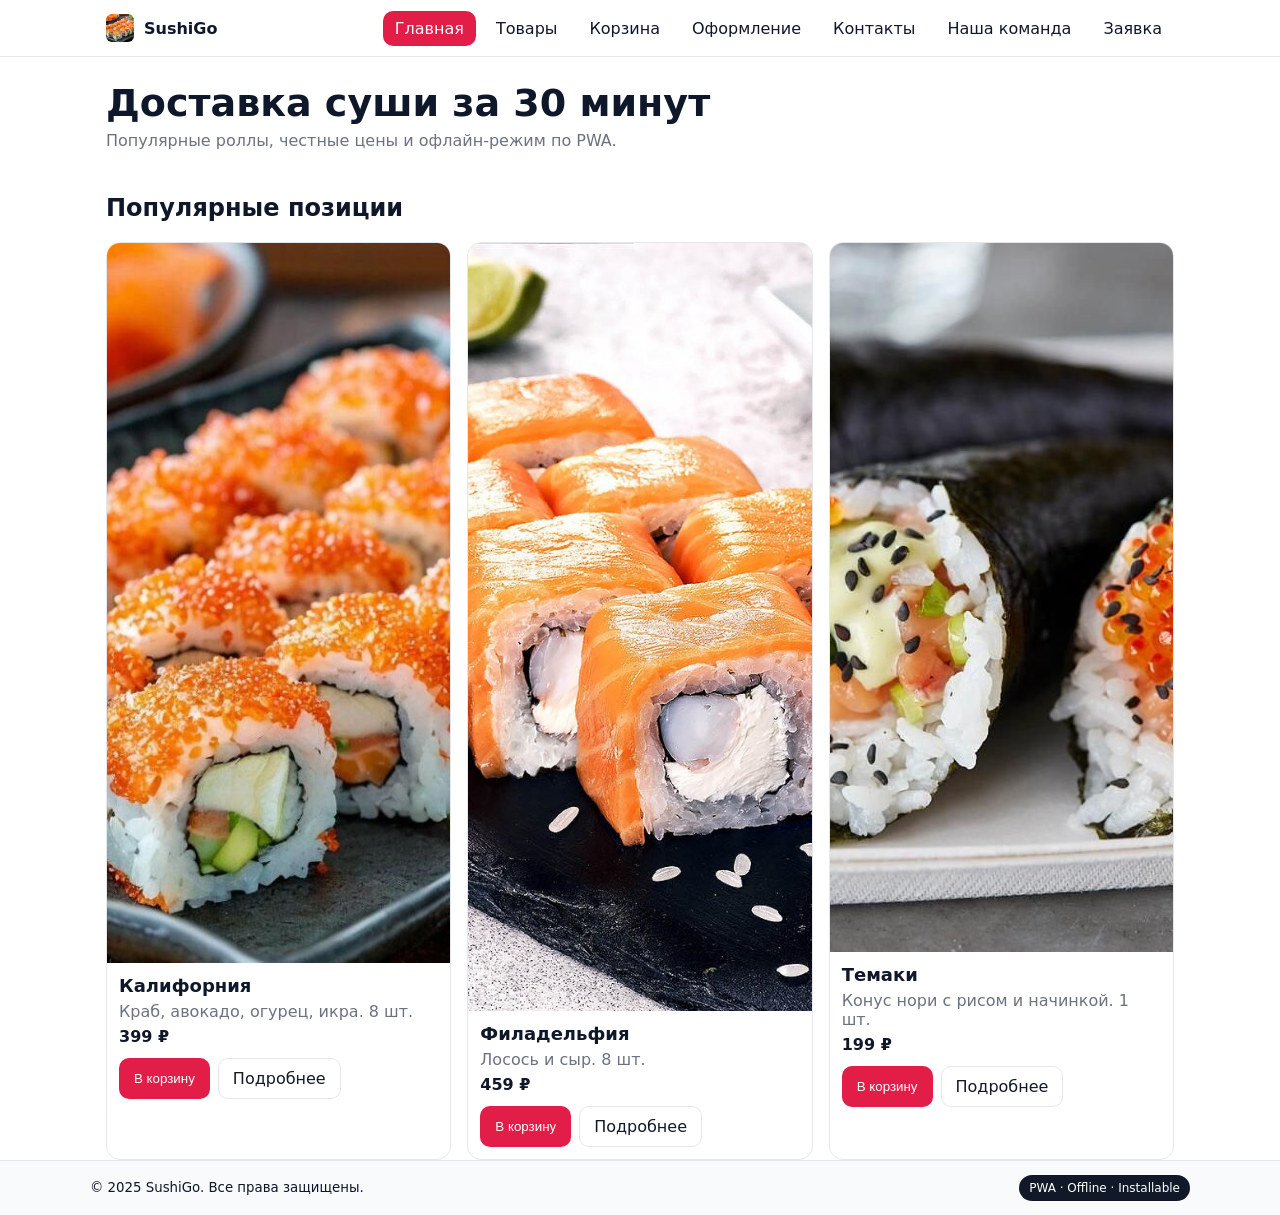
<file: index.html>
<!doctype html>
<html lang="ru">
<head>
  <meta charset="utf-8">
  <meta name="viewport" content="width=device-width, initial-scale=1">
  <title>Главная — SushiGo</title>
  <meta name="description" content="SushiGo — доставка суши и роллов. Адаптивный PWA-сайт.">
  <link rel="manifest" href="manifest.webmanifest">
  <meta name="theme-color" content="#e11d48">
  <link rel="icon" type="image/png" sizes="192x192" href="assets/img/icon-192.png">
  <link rel="stylesheet" href="assets/css/style.css">
</head>
<body>
<header class="header" role="banner">
  <div class="container header__row">
    <a class="brand" href="index.html"><img class="brand__logo" src="assets/img/icon-192.png" alt="Логотип SushiGo"><span>SushiGo</span></a>
    <div class="burger"><button id="burgerBtn" aria-controls="navList" aria-expanded="false">☰ Меню</button></div>
    <nav class="nav" role="navigation"><ul id="navList" class="nav__list"><li><a class="nav__link nav__link--active" href="index.html">Главная</a></li>
<li><a class="nav__link" href="products.html">Товары</a></li>
<li><a class="nav__link" href="cart.html">Корзина <span id='cartCounter'></span></a></li>
<li><a class="nav__link" href="checkout.html">Оформление</a></li>
<li><a class="nav__link" href="contacts.html">Контакты</a></li>
<li><a class="nav__link" href="team.html">Наша команда</a></li>
<li><a class="nav__link" href="request.html">Заявка</a></li></ul></nav>
  </div>
</header>
<main role="main"><div class="container">
<section class="hero">
  <h1 class="hero__title">Доставка суши за 30 минут</h1>
  <p class="hero__text">Популярные роллы, честные цены и офлайн‑режим по PWA.</p>
</section>
<section class="mt-3">
  <h2>Популярные позиции</h2>
  <div class="grid grid--3 mt-2">
    <article class="card">
      <img class="card__img" src="assets/img/california.jpg" width="1280" height="720" alt="Роллы Калифорния" loading="lazy">
      <div class="card__body"><h3 class="card__title">Калифорния</h3><p class="card__text">Краб, авокадо, огурец, икра. 8 шт.</p><div class="card__price">399 ₽</div>
        <div class="card__actions">
          <button class="btn btn--brand" data-add data-id="california" data-name="Калифорния" data-price="399" data-img="assets/img/california.jpg">В корзину</button>
          <a class="btn btn--ghost" href="product-california.html">Подробнее</a>
        </div>
      </div>
    </article>
    <article class="card">
      <img class="card__img" src="assets/img/philadelphia.jpg" width="1152" height="768" alt="Роллы Филадельфия" loading="lazy">
      <div class="card__body"><h3 class="card__title">Филадельфия</h3><p class="card__text">Лосось и сыр. 8 шт.</p><div class="card__price">459 ₽</div>
        <div class="card__actions">
          <button class="btn btn--brand" data-add data-id="philadelphia" data-name="Филадельфия" data-price="459" data-img="assets/img/philadelphia.jpg">В корзину</button>
          <a class="btn btn--ghost" href="product-philadelphia.html">Подробнее</a>
        </div>
      </div>
    </article>
    <article class="card">
      <img class="card__img" src="assets/img/temaki.jpg" width="1260" height="709" alt="Темаки" loading="lazy">
      <div class="card__body"><h3 class="card__title">Темаки</h3><p class="card__text">Конус нори с рисом и начинкой. 1 шт.</p><div class="card__price">199 ₽</div>
        <div class="card__actions">
          <button class="btn btn--brand" data-add data-id="temaki" data-name="Темаки" data-price="199" data-img="assets/img/temaki.jpg">В корзину</button>
          <a class="btn btn--ghost" href="product-temaki.html">Подробнее</a>
        </div>
      </div>
    </article>
  </div>
</section>
</div></main>
<footer role="contentinfo"><div class="container" style="display:flex;align-items:center;justify-content:space-between;padding:14px 0;">
  <small>© 2025 SushiGo. Все права защищены.</small><span class="badge">PWA · Offline · Installable</span></div></footer>
<button id="btnInstall" class="btn btn--brand install">Установить приложение</button>
<script src="assets/js/app.js"></script>
<script src="assets/js/cart.js"></script>
</body>
</html>
</file>
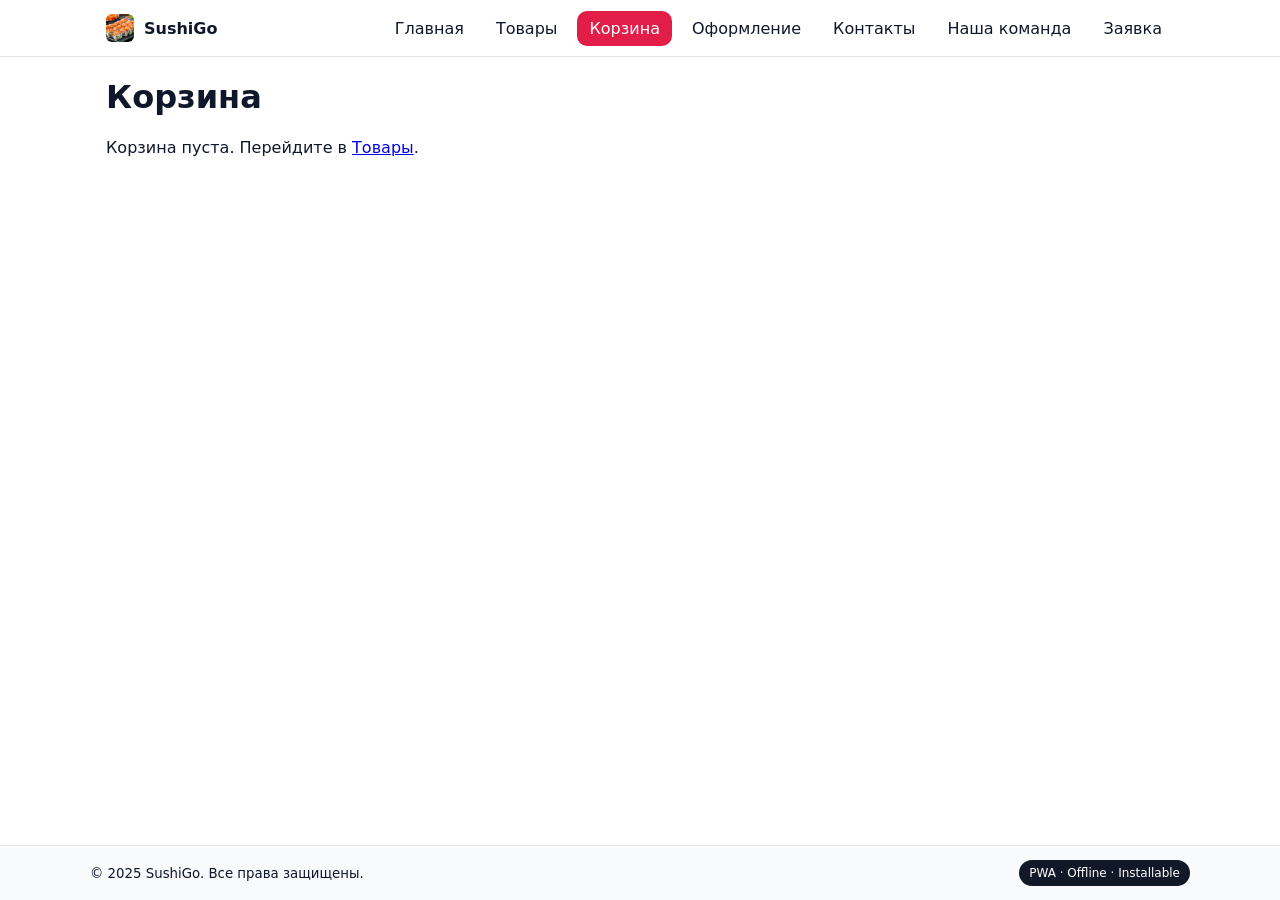
<file: cart.html>
<!doctype html>
<html lang="ru">
<head>
  <meta charset="utf-8">
  <meta name="viewport" content="width=device-width, initial-scale=1">
  <title>Корзина — SushiGo</title>
  <meta name="description" content="SushiGo — доставка суши и роллов. Адаптивный PWA-сайт.">
  <link rel="manifest" href="manifest.webmanifest">
  <meta name="theme-color" content="#e11d48">
  <link rel="icon" type="image/png" sizes="192x192" href="assets/img/icon-192.png">
  <link rel="stylesheet" href="assets/css/style.css">
</head>
<body>
<header class="header" role="banner">
  <div class="container header__row">
    <a class="brand" href="index.html"><img class="brand__logo" src="assets/img/icon-192.png" alt="Логотип SushiGo"><span>SushiGo</span></a>
    <div class="burger"><button id="burgerBtn" aria-controls="navList" aria-expanded="false">☰ Меню</button></div>
    <nav class="nav" role="navigation"><ul id="navList" class="nav__list"><li><a class="nav__link" href="index.html">Главная</a></li>
<li><a class="nav__link" href="products.html">Товары</a></li>
<li><a class="nav__link nav__link--active" href="cart.html">Корзина <span id='cartCounter'></span></a></li>
<li><a class="nav__link" href="checkout.html">Оформление</a></li>
<li><a class="nav__link" href="contacts.html">Контакты</a></li>
<li><a class="nav__link" href="team.html">Наша команда</a></li>
<li><a class="nav__link" href="request.html">Заявка</a></li></ul></nav>
  </div>
</header>
<main role="main"><div class="container">
<h1>Корзина</h1>
<div id="cartView" class="mt-3" aria-live="polite"></div>
<script>document.addEventListener('DOMContentLoaded',()=>renderCart('cartView',true));</script>
</div></main>
<footer role="contentinfo"><div class="container" style="display:flex;align-items:center;justify-content:space-between;padding:14px 0;">
  <small>© 2025 SushiGo. Все права защищены.</small><span class="badge">PWA · Offline · Installable</span></div></footer>
<button id="btnInstall" class="btn btn--brand install">Установить приложение</button>
<script src="assets/js/app.js"></script>
<script src="assets/js/cart.js"></script>
</body>
</html>
</file>
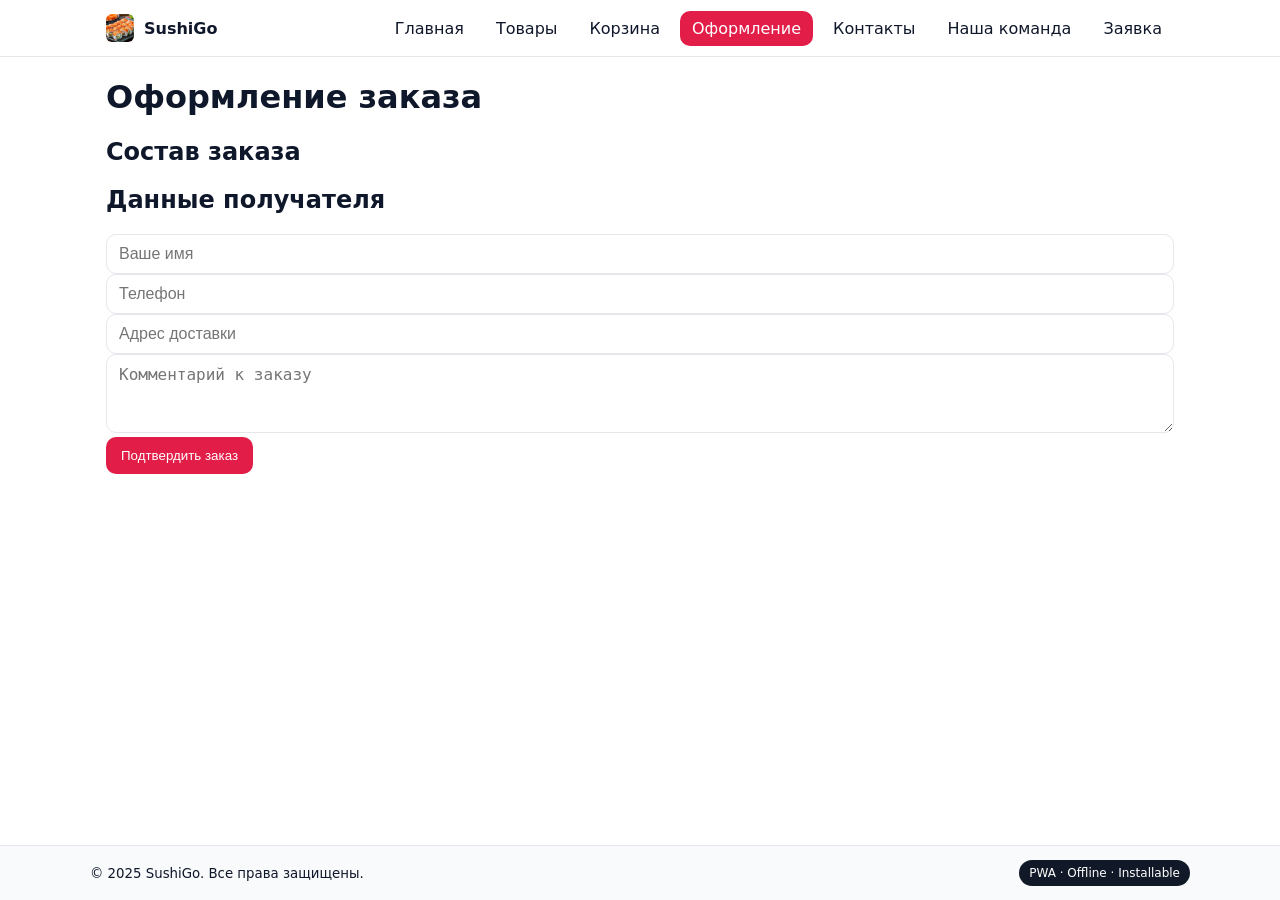
<file: checkout.html>
<!doctype html>
<html lang="ru">
<head>
  <meta charset="utf-8">
  <meta name="viewport" content="width=device-width, initial-scale=1">
  <title>Оформление — SushiGo</title>
  <meta name="description" content="SushiGo — доставка суши и роллов. Адаптивный PWA-сайт.">
  <link rel="manifest" href="manifest.webmanifest">
  <meta name="theme-color" content="#e11d48">
  <link rel="icon" type="image/png" sizes="192x192" href="assets/img/icon-192.png">
  <link rel="stylesheet" href="assets/css/style.css">
</head>
<body>
<header class="header" role="banner">
  <div class="container header__row">
    <a class="brand" href="index.html"><img class="brand__logo" src="assets/img/icon-192.png" alt="Логотип SushiGo"><span>SushiGo</span></a>
    <div class="burger"><button id="burgerBtn" aria-controls="navList" aria-expanded="false">☰ Меню</button></div>
    <nav class="nav" role="navigation"><ul id="navList" class="nav__list"><li><a class="nav__link" href="index.html">Главная</a></li>
<li><a class="nav__link" href="products.html">Товары</a></li>
<li><a class="nav__link" href="cart.html">Корзина <span id='cartCounter'></span></a></li>
<li><a class="nav__link nav__link--active" href="checkout.html">Оформление</a></li>
<li><a class="nav__link" href="contacts.html">Контакты</a></li>
<li><a class="nav__link" href="team.html">Наша команда</a></li>
<li><a class="nav__link" href="request.html">Заявка</a></li></ul></nav>
  </div>
</header>
<main role="main"><div class="container">
<h1>Оформление заказа</h1>
<section class="mt-3">
  <h2>Состав заказа</h2>
  <div id="checkoutSummary"></div>
</section>
<section class="mt-3">
  <h2>Данные получателя</h2>
  <form class="form" onsubmit="event.preventDefault(); alert('Спасибо! Заказ оформлен.'); clearCart(); window.location.href='index.html';">
    <input class="input" placeholder="Ваше имя" required>
    <input class="input" placeholder="Телефон" pattern="[0-9+ ()-]{6,}" required>
    <input class="input" placeholder="Адрес доставки" required>
    <textarea class="input" rows="3" placeholder="Комментарий к заказу"></textarea>
    <button class="btn btn--brand">Подтвердить заказ</button>
  </form>
</section>
<script>document.addEventListener('DOMContentLoaded',renderCheckout);</script>
</div></main>
<footer role="contentinfo"><div class="container" style="display:flex;align-items:center;justify-content:space-between;padding:14px 0;">
  <small>© 2025 SushiGo. Все права защищены.</small><span class="badge">PWA · Offline · Installable</span></div></footer>
<button id="btnInstall" class="btn btn--brand install">Установить приложение</button>
<script src="assets/js/app.js"></script>
<script src="assets/js/cart.js"></script>
</body>
</html>
</file>
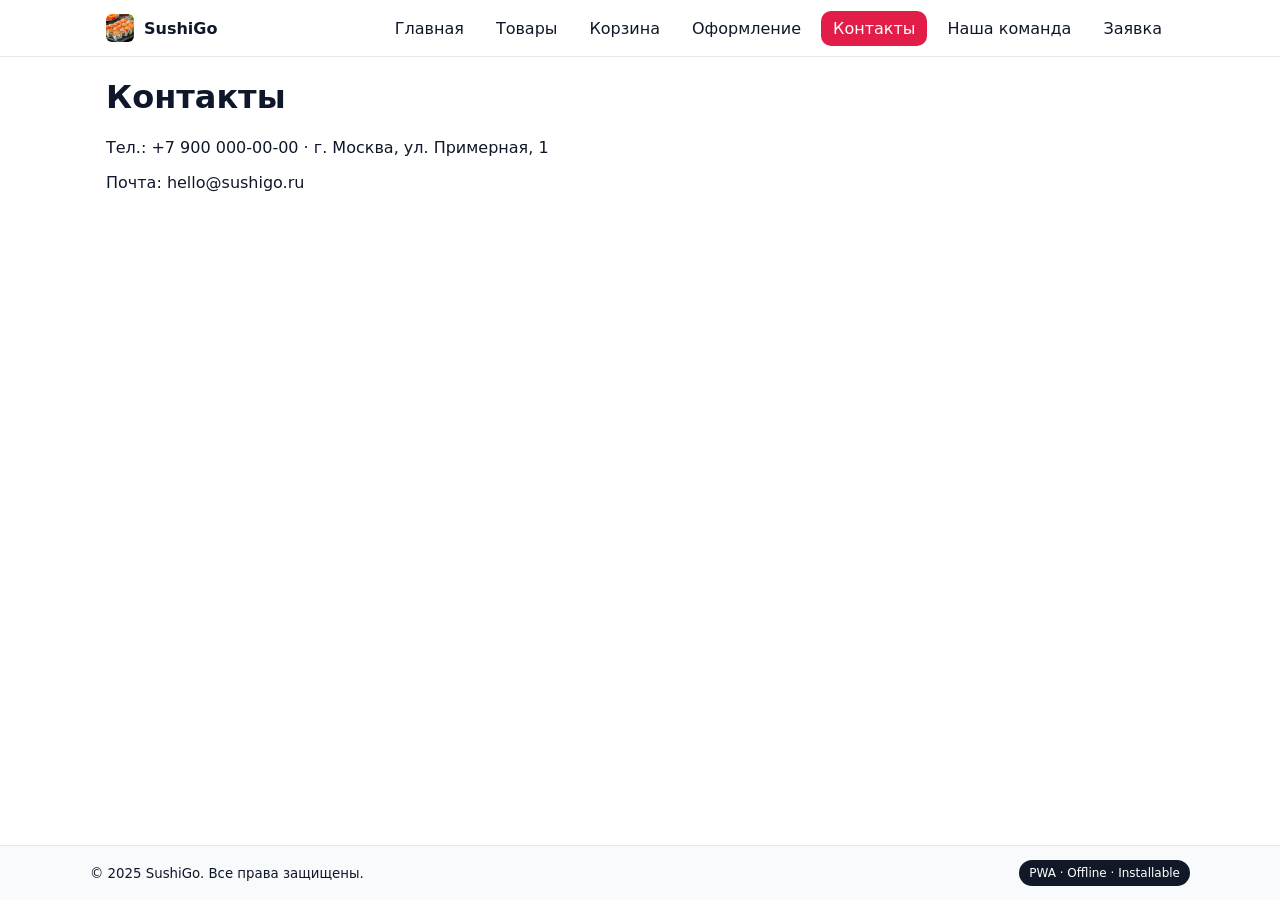
<file: contacts.html>
<!doctype html>
<html lang="ru">
<head>
  <meta charset="utf-8">
  <meta name="viewport" content="width=device-width, initial-scale=1">
  <title>Контакты — SushiGo</title>
  <meta name="description" content="SushiGo — доставка суши и роллов. Адаптивный PWA-сайт.">
  <link rel="manifest" href="manifest.webmanifest">
  <meta name="theme-color" content="#e11d48">
  <link rel="icon" type="image/png" sizes="192x192" href="assets/img/icon-192.png">
  <link rel="stylesheet" href="assets/css/style.css">
</head>
<body>
<header class="header" role="banner">
  <div class="container header__row">
    <a class="brand" href="index.html"><img class="brand__logo" src="assets/img/icon-192.png" alt="Логотип SushiGo"><span>SushiGo</span></a>
    <div class="burger"><button id="burgerBtn" aria-controls="navList" aria-expanded="false">☰ Меню</button></div>
    <nav class="nav" role="navigation"><ul id="navList" class="nav__list"><li><a class="nav__link" href="index.html">Главная</a></li>
<li><a class="nav__link" href="products.html">Товары</a></li>
<li><a class="nav__link" href="cart.html">Корзина <span id='cartCounter'></span></a></li>
<li><a class="nav__link" href="checkout.html">Оформление</a></li>
<li><a class="nav__link nav__link--active" href="contacts.html">Контакты</a></li>
<li><a class="nav__link" href="team.html">Наша команда</a></li>
<li><a class="nav__link" href="request.html">Заявка</a></li></ul></nav>
  </div>
</header>
<main role="main"><div class="container"><h1>Контакты</h1><p>Тел.: +7 900 000‑00‑00 · г. Москва, ул. Примерная, 1</p><p>Почта: hello@sushigo.ru</p></div></main>
<footer role="contentinfo"><div class="container" style="display:flex;align-items:center;justify-content:space-between;padding:14px 0;">
  <small>© 2025 SushiGo. Все права защищены.</small><span class="badge">PWA · Offline · Installable</span></div></footer>
<button id="btnInstall" class="btn btn--brand install">Установить приложение</button>
<script src="assets/js/app.js"></script>
<script src="assets/js/cart.js"></script>
</body>
</html>
</file>
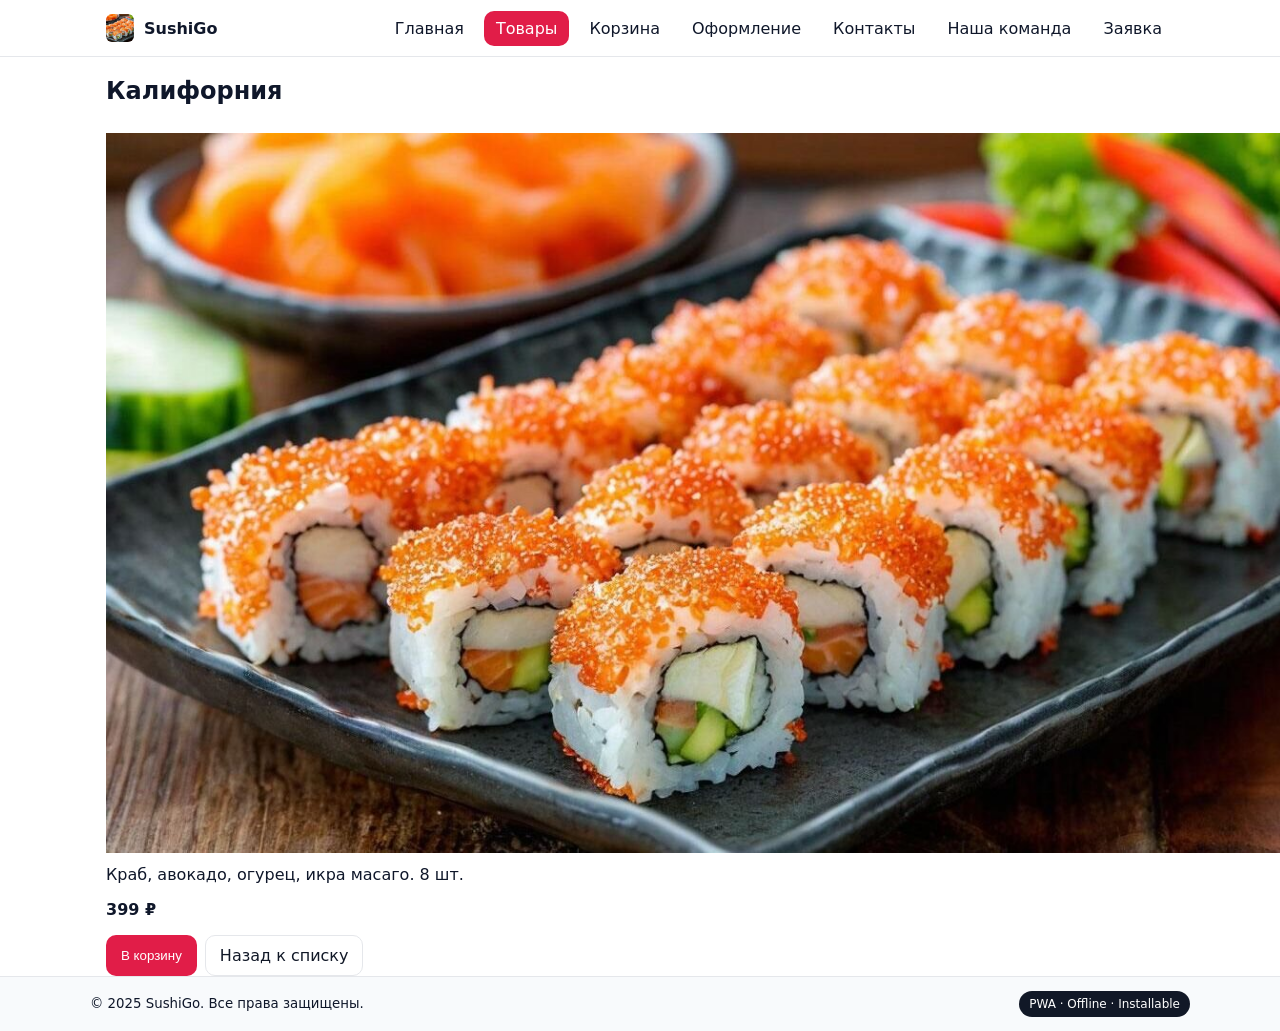
<file: product-california.html>
<!doctype html>
<html lang="ru">
<head>
  <meta charset="utf-8">
  <meta name="viewport" content="width=device-width, initial-scale=1">
  <title>Калифорния — SushiGo</title>
  <meta name="description" content="SushiGo — доставка суши и роллов. Адаптивный PWA-сайт.">
  <link rel="manifest" href="manifest.webmanifest">
  <meta name="theme-color" content="#e11d48">
  <link rel="icon" type="image/png" sizes="192x192" href="assets/img/icon-192.png">
  <link rel="stylesheet" href="assets/css/style.css">
</head>
<body>
<header class="header" role="banner">
  <div class="container header__row">
    <a class="brand" href="index.html"><img class="brand__logo" src="assets/img/icon-192.png" alt="Логотип SushiGo"><span>SushiGo</span></a>
    <div class="burger"><button id="burgerBtn" aria-controls="navList" aria-expanded="false">☰ Меню</button></div>
    <nav class="nav" role="navigation"><ul id="navList" class="nav__list"><li><a class="nav__link" href="index.html">Главная</a></li>
<li><a class="nav__link nav__link--active" href="products.html">Товары</a></li>
<li><a class="nav__link" href="cart.html">Корзина <span id='cartCounter'></span></a></li>
<li><a class="nav__link" href="checkout.html">Оформление</a></li>
<li><a class="nav__link" href="contacts.html">Контакты</a></li>
<li><a class="nav__link" href="team.html">Наша команда</a></li>
<li><a class="nav__link" href="request.html">Заявка</a></li></ul></nav>
  </div>
</header>
<main role="main"><div class="container">
<article class="mt-3">
  <h1>Калифорния</h1>
  <img class="mt-2" src="assets/img/california.jpg" width="1280" height="720" alt="Калифорния">
  <p class="mt-2">Краб, авокадо, огурец, икра масаго. 8 шт.</p>
  <p class="card__price">399 ₽</p>
  <div class="card__actions">
    <button class="btn btn--brand" data-add data-id="california" data-name="Калифорния" data-price="399" data-img="assets/img/california.jpg">В корзину</button>
    <a class="btn btn--ghost" href="products.html">Назад к списку</a>
  </div>
</article></div></main>
<footer role="contentinfo"><div class="container" style="display:flex;align-items:center;justify-content:space-between;padding:14px 0;">
  <small>© 2025 SushiGo. Все права защищены.</small><span class="badge">PWA · Offline · Installable</span></div></footer>
<button id="btnInstall" class="btn btn--brand install">Установить приложение</button>
<script src="assets/js/app.js"></script>
<script src="assets/js/cart.js"></script>
</body>
</html>
</file>
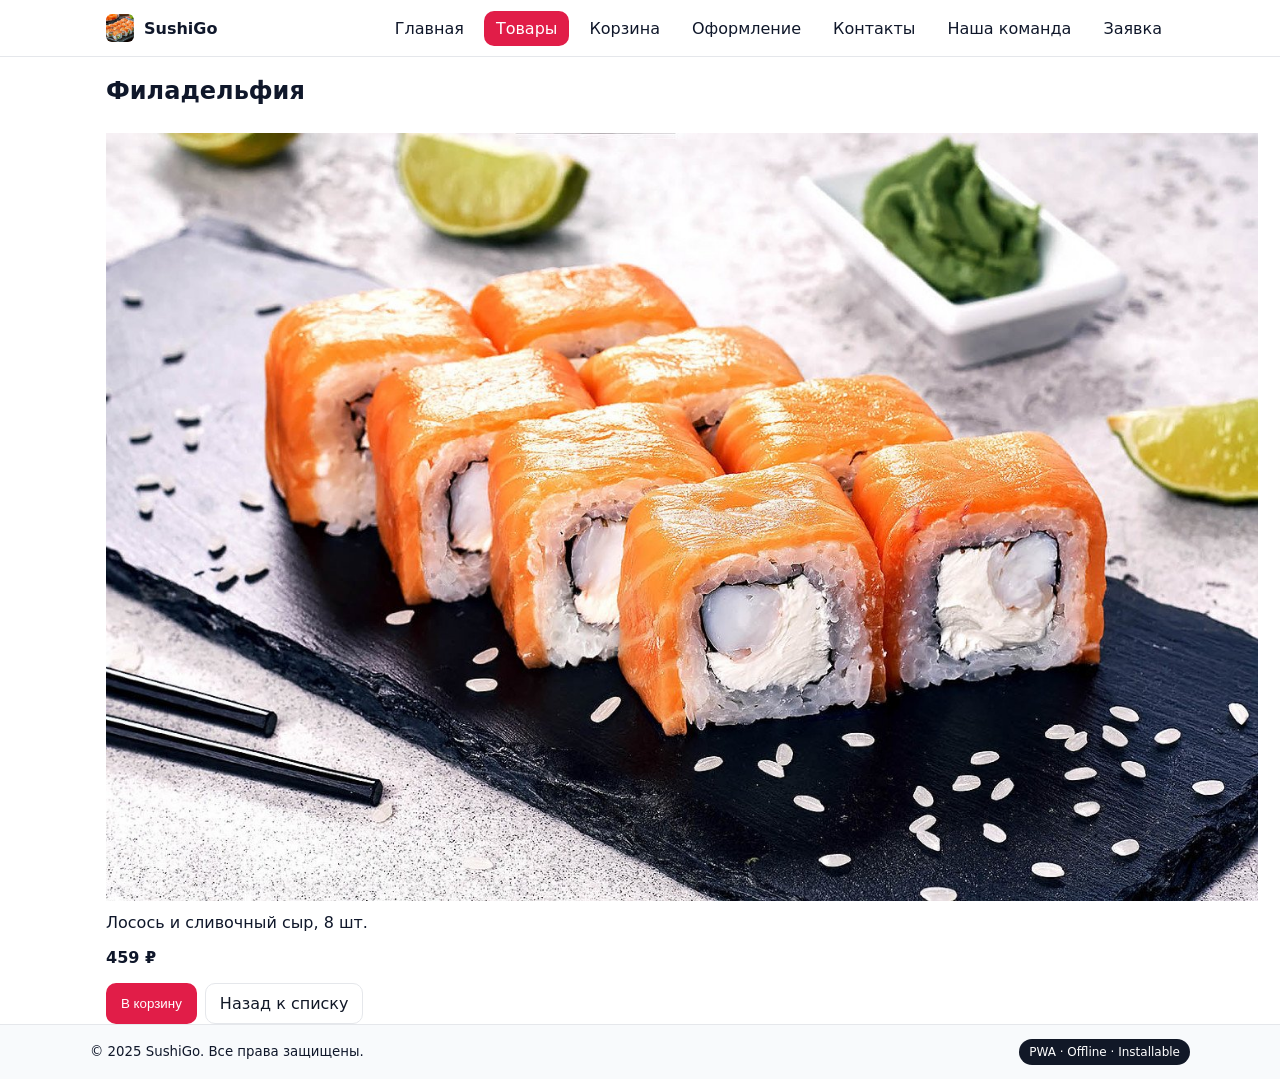
<file: product-philadelphia.html>
<!doctype html>
<html lang="ru">
<head>
  <meta charset="utf-8">
  <meta name="viewport" content="width=device-width, initial-scale=1">
  <title>Филадельфия — SushiGo</title>
  <meta name="description" content="SushiGo — доставка суши и роллов. Адаптивный PWA-сайт.">
  <link rel="manifest" href="manifest.webmanifest">
  <meta name="theme-color" content="#e11d48">
  <link rel="icon" type="image/png" sizes="192x192" href="assets/img/icon-192.png">
  <link rel="stylesheet" href="assets/css/style.css">
</head>
<body>
<header class="header" role="banner">
  <div class="container header__row">
    <a class="brand" href="index.html"><img class="brand__logo" src="assets/img/icon-192.png" alt="Логотип SushiGo"><span>SushiGo</span></a>
    <div class="burger"><button id="burgerBtn" aria-controls="navList" aria-expanded="false">☰ Меню</button></div>
    <nav class="nav" role="navigation"><ul id="navList" class="nav__list"><li><a class="nav__link" href="index.html">Главная</a></li>
<li><a class="nav__link nav__link--active" href="products.html">Товары</a></li>
<li><a class="nav__link" href="cart.html">Корзина <span id='cartCounter'></span></a></li>
<li><a class="nav__link" href="checkout.html">Оформление</a></li>
<li><a class="nav__link" href="contacts.html">Контакты</a></li>
<li><a class="nav__link" href="team.html">Наша команда</a></li>
<li><a class="nav__link" href="request.html">Заявка</a></li></ul></nav>
  </div>
</header>
<main role="main"><div class="container">
<article class="mt-3">
  <h1>Филадельфия</h1>
  <img class="mt-2" src="assets/img/philadelphia.jpg" width="1152" height="768" alt="Филадельфия">
  <p class="mt-2">Лосось и сливочный сыр, 8 шт.</p>
  <p class="card__price">459 ₽</p>
  <div class="card__actions">
    <button class="btn btn--brand" data-add data-id="philadelphia" data-name="Филадельфия" data-price="459" data-img="assets/img/philadelphia.jpg">В корзину</button>
    <a class="btn btn--ghost" href="products.html">Назад к списку</a>
  </div>
</article></div></main>
<footer role="contentinfo"><div class="container" style="display:flex;align-items:center;justify-content:space-between;padding:14px 0;">
  <small>© 2025 SushiGo. Все права защищены.</small><span class="badge">PWA · Offline · Installable</span></div></footer>
<button id="btnInstall" class="btn btn--brand install">Установить приложение</button>
<script src="assets/js/app.js"></script>
<script src="assets/js/cart.js"></script>
</body>
</html>
</file>
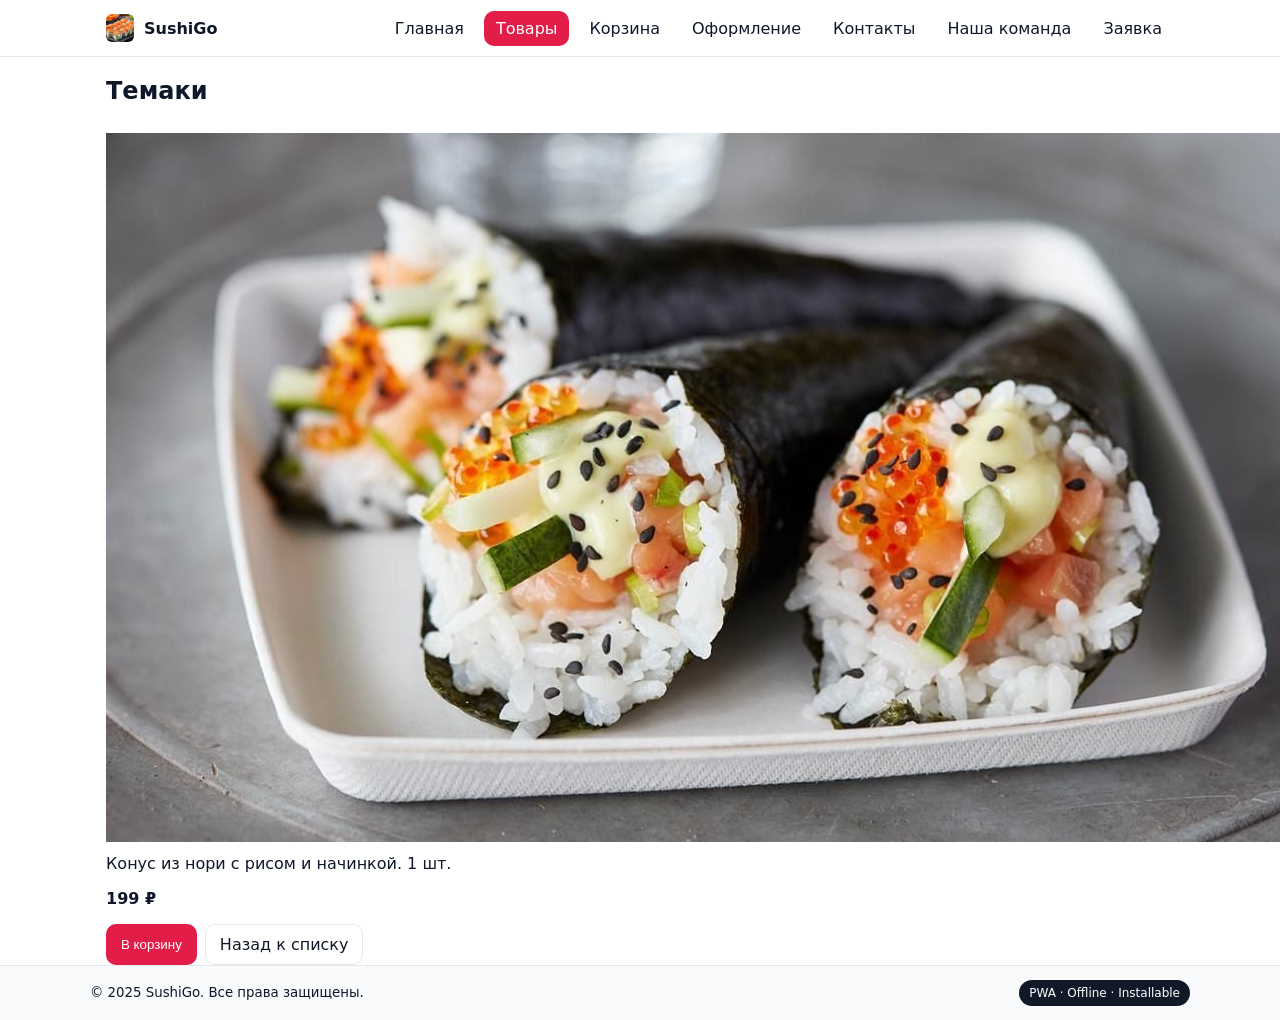
<file: product-temaki.html>
<!doctype html>
<html lang="ru">
<head>
  <meta charset="utf-8">
  <meta name="viewport" content="width=device-width, initial-scale=1">
  <title>Темаки — SushiGo</title>
  <meta name="description" content="SushiGo — доставка суши и роллов. Адаптивный PWA-сайт.">
  <link rel="manifest" href="manifest.webmanifest">
  <meta name="theme-color" content="#e11d48">
  <link rel="icon" type="image/png" sizes="192x192" href="assets/img/icon-192.png">
  <link rel="stylesheet" href="assets/css/style.css">
</head>
<body>
<header class="header" role="banner">
  <div class="container header__row">
    <a class="brand" href="index.html"><img class="brand__logo" src="assets/img/icon-192.png" alt="Логотип SushiGo"><span>SushiGo</span></a>
    <div class="burger"><button id="burgerBtn" aria-controls="navList" aria-expanded="false">☰ Меню</button></div>
    <nav class="nav" role="navigation"><ul id="navList" class="nav__list"><li><a class="nav__link" href="index.html">Главная</a></li>
<li><a class="nav__link nav__link--active" href="products.html">Товары</a></li>
<li><a class="nav__link" href="cart.html">Корзина <span id='cartCounter'></span></a></li>
<li><a class="nav__link" href="checkout.html">Оформление</a></li>
<li><a class="nav__link" href="contacts.html">Контакты</a></li>
<li><a class="nav__link" href="team.html">Наша команда</a></li>
<li><a class="nav__link" href="request.html">Заявка</a></li></ul></nav>
  </div>
</header>
<main role="main"><div class="container">
<article class="mt-3">
  <h1>Темаки</h1>
  <img class="mt-2" src="assets/img/temaki.jpg" width="1260" height="709" alt="Темаки">
  <p class="mt-2">Конус из нори с рисом и начинкой. 1 шт.</p>
  <p class="card__price">199 ₽</p>
  <div class="card__actions">
    <button class="btn btn--brand" data-add data-id="temaki" data-name="Темаки" data-price="199" data-img="assets/img/temaki.jpg">В корзину</button>
    <a class="btn btn--ghost" href="products.html">Назад к списку</a>
  </div>
</article></div></main>
<footer role="contentinfo"><div class="container" style="display:flex;align-items:center;justify-content:space-between;padding:14px 0;">
  <small>© 2025 SushiGo. Все права защищены.</small><span class="badge">PWA · Offline · Installable</span></div></footer>
<button id="btnInstall" class="btn btn--brand install">Установить приложение</button>
<script src="assets/js/app.js"></script>
<script src="assets/js/cart.js"></script>
</body>
</html>
</file>
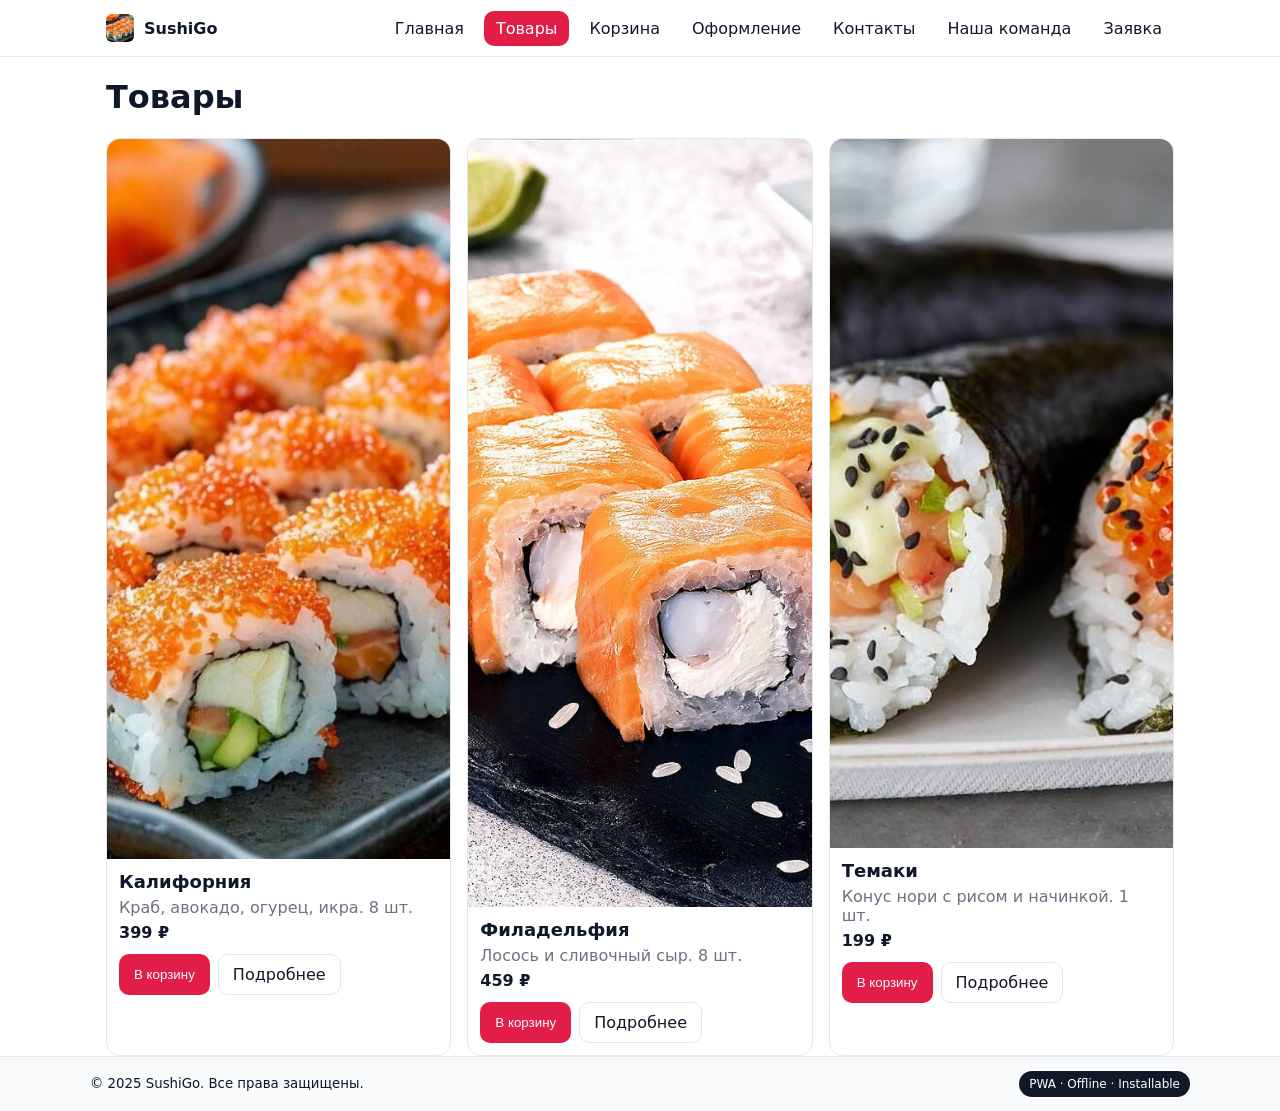
<file: products.html>
<!doctype html>
<html lang="ru">
<head>
  <meta charset="utf-8">
  <meta name="viewport" content="width=device-width, initial-scale=1">
  <title>Товары — SushiGo</title>
  <meta name="description" content="SushiGo — доставка суши и роллов. Адаптивный PWA-сайт.">
  <link rel="manifest" href="manifest.webmanifest">
  <meta name="theme-color" content="#e11d48">
  <link rel="icon" type="image/png" sizes="192x192" href="assets/img/icon-192.png">
  <link rel="stylesheet" href="assets/css/style.css">
</head>
<body>
<header class="header" role="banner">
  <div class="container header__row">
    <a class="brand" href="index.html"><img class="brand__logo" src="assets/img/icon-192.png" alt="Логотип SushiGo"><span>SushiGo</span></a>
    <div class="burger"><button id="burgerBtn" aria-controls="navList" aria-expanded="false">☰ Меню</button></div>
    <nav class="nav" role="navigation"><ul id="navList" class="nav__list"><li><a class="nav__link" href="index.html">Главная</a></li>
<li><a class="nav__link nav__link--active" href="products.html">Товары</a></li>
<li><a class="nav__link" href="cart.html">Корзина <span id='cartCounter'></span></a></li>
<li><a class="nav__link" href="checkout.html">Оформление</a></li>
<li><a class="nav__link" href="contacts.html">Контакты</a></li>
<li><a class="nav__link" href="team.html">Наша команда</a></li>
<li><a class="nav__link" href="request.html">Заявка</a></li></ul></nav>
  </div>
</header>
<main role="main"><div class="container">
<h1>Товары</h1>
<div class="grid grid--3 mt-2">
  <article class="card">
    <img class="card__img" src="assets/img/california.jpg" width="1280" height="720" alt="Калифорния" loading="lazy">
    <div class="card__body"><h3 class="card__title">Калифорния</h3><p class="card__text">Краб, авокадо, огурец, икра. 8 шт.</p><div class="card__price">399 ₽</div><div class="card__actions"><button class="btn btn--brand" data-add data-id="california" data-name="Калифорния" data-price="399" data-img="assets/img/california.jpg">В корзину</button><a class="btn btn--ghost" href="product-california.html">Подробнее</a></div></div>
  </article>
  <article class="card">
    <img class="card__img" src="assets/img/philadelphia.jpg" width="1152" height="768" alt="Филадельфия" loading="lazy">
    <div class="card__body"><h3 class="card__title">Филадельфия</h3><p class="card__text">Лосось и сливочный сыр. 8 шт.</p><div class="card__price">459 ₽</div><div class="card__actions"><button class="btn btn--brand" data-add data-id="philadelphia" data-name="Филадельфия" data-price="459" data-img="assets/img/philadelphia.jpg">В корзину</button><a class="btn btn--ghost" href="product-philadelphia.html">Подробнее</a></div></div>
  </article>
  <article class="card">
    <img class="card__img" src="assets/img/temaki.jpg" width="1260" height="709" alt="Темаки" loading="lazy">
    <div class="card__body"><h3 class="card__title">Темаки</h3><p class="card__text">Конус нори с рисом и начинкой. 1 шт.</p><div class="card__price">199 ₽</div><div class="card__actions"><button class="btn btn--brand" data-add data-id="temaki" data-name="Темаки" data-price="199" data-img="assets/img/temaki.jpg">В корзину</button><a class="btn btn--ghost" href="product-temaki.html">Подробнее</a></div></div>
  </article>
</div>
</div></main>
<footer role="contentinfo"><div class="container" style="display:flex;align-items:center;justify-content:space-between;padding:14px 0;">
  <small>© 2025 SushiGo. Все права защищены.</small><span class="badge">PWA · Offline · Installable</span></div></footer>
<button id="btnInstall" class="btn btn--brand install">Установить приложение</button>
<script src="assets/js/app.js"></script>
<script src="assets/js/cart.js"></script>
</body>
</html>
</file>
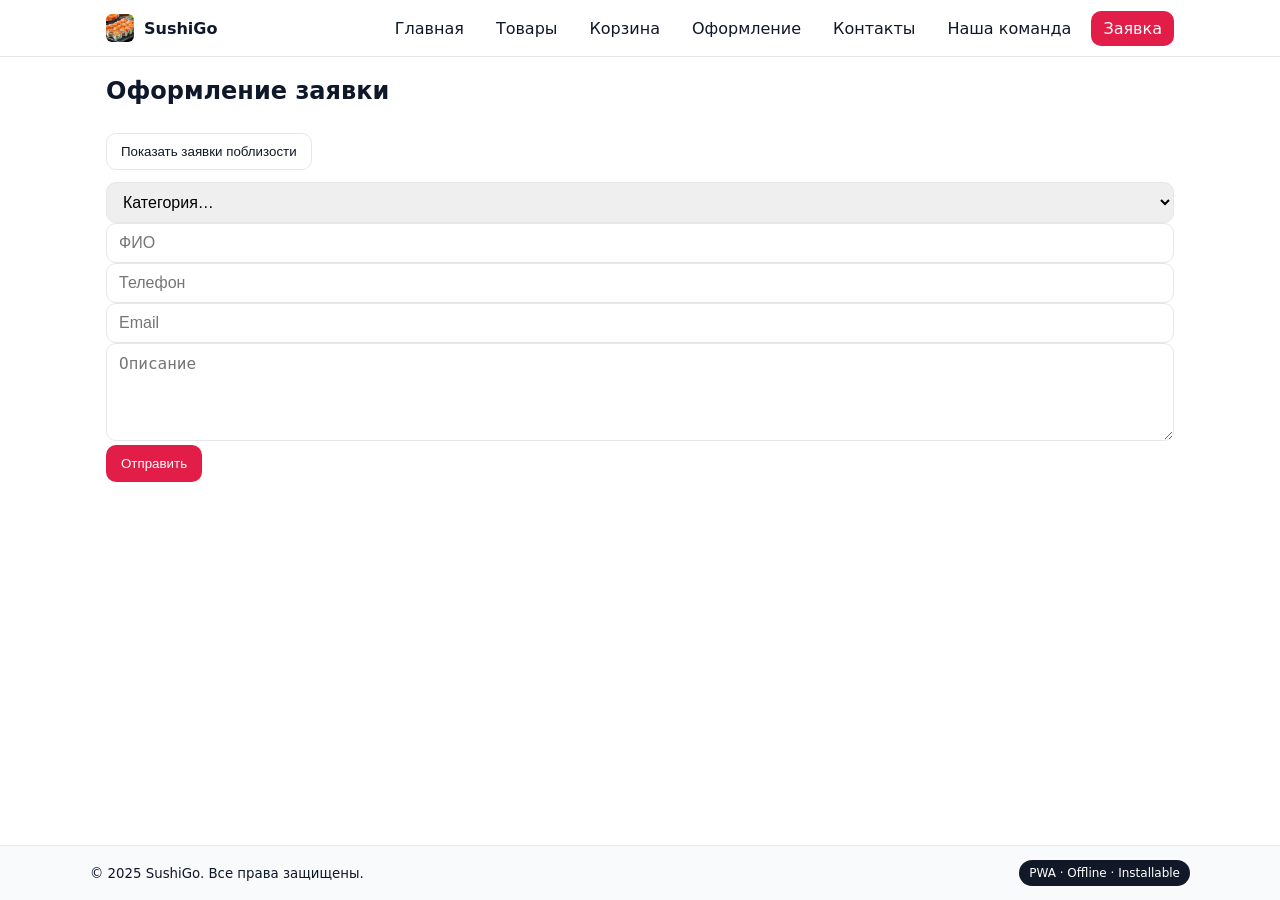
<file: request.html>
<!doctype html>
<html lang="ru">
<head>
  <meta charset="utf-8">
  <meta name="viewport" content="width=device-width, initial-scale=1">
  <title>Заявка — SushiGo</title>
  <meta name="description" content="SushiGo — доставка суши и роллов. Адаптивный PWA-сайт.">
  <link rel="manifest" href="manifest.webmanifest">
  <meta name="theme-color" content="#e11d48">
  <link rel="icon" type="image/png" sizes="192x192" href="assets/img/icon-192.png">
  <link rel="stylesheet" href="assets/css/style.css">
</head>
<body>
<header class="header" role="banner">
  <div class="container header__row">
    <a class="brand" href="index.html"><img class="brand__logo" src="assets/img/icon-192.png" alt="Логотип SushiGo"><span>SushiGo</span></a>
    <div class="burger"><button id="burgerBtn" aria-controls="navList" aria-expanded="false">☰ Меню</button></div>
    <nav class="nav" role="navigation"><ul id="navList" class="nav__list"><li><a class="nav__link" href="index.html">Главная</a></li>
<li><a class="nav__link" href="products.html">Товары</a></li>
<li><a class="nav__link" href="cart.html">Корзина <span id='cartCounter'></span></a></li>
<li><a class="nav__link" href="checkout.html">Оформление</a></li>
<li><a class="nav__link" href="contacts.html">Контакты</a></li>
<li><a class="nav__link" href="team.html">Наша команда</a></li>
<li><a class="nav__link nav__link--active" href="request.html">Заявка</a></li></ul></nav>
  </div>
</header>
<main role="main"><div class="container">
<section class="mt-3">
  <h1>Оформление заявки</h1>
  <button class="btn btn--ghost mt-2" type="button" onclick="document.getElementById('near').classList.add('sheet--open')">Показать заявки поблизости</button>
  <form class="form mt-3" onsubmit="return false">
    <select class="input" required>
      <option value="" disabled selected>Категория…</option>
      <option>Качество доставки</option><option>Оплата</option><option>Другое</option>
    </select>
    <input class="input" type="text" placeholder="ФИО" required>
    <input class="input" type="tel" placeholder="Телефон" pattern="[0-9+ ()-]{6,}" required>
    <input class="input" type="email" placeholder="Email" required>
    <textarea class="input" rows="4" placeholder="Описание"></textarea>
    <button class="btn btn--brand">Отправить</button>
  </form>
</section>
<div id="near" class="sheet" role="dialog" aria-modal="true">
  <div class="sheet__panel">
    <div class="sheet__head">
      <strong>Заявки поблизости</strong>
      <button class="sheet__close" onclick="document.getElementById('near').classList.remove('sheet--open')">✕</button>
    </div>
    <div style="padding:12px;display:grid;gap:12px">
      <article class="list-card"><div class="list-card__meta"><span>• 120 м</span><span>Сегодня</span></div><h3>Просроченная доставка</h3><p class="card__text">Курьер опоздал на 40 мин.</p></article>
      <article class="list-card"><div class="list-card__meta"><span>• 320 м</span><span>Вчера</span></div><h3>Проблема с оплатой</h3><p class="card__text">Двойное списание.</p></article>
    </div>
  </div>
</div>
</div></main>
<footer role="contentinfo"><div class="container" style="display:flex;align-items:center;justify-content:space-between;padding:14px 0;">
  <small>© 2025 SushiGo. Все права защищены.</small><span class="badge">PWA · Offline · Installable</span></div></footer>
<button id="btnInstall" class="btn btn--brand install">Установить приложение</button>
<script src="assets/js/app.js"></script>
<script src="assets/js/cart.js"></script>
</body>
</html>
</file>
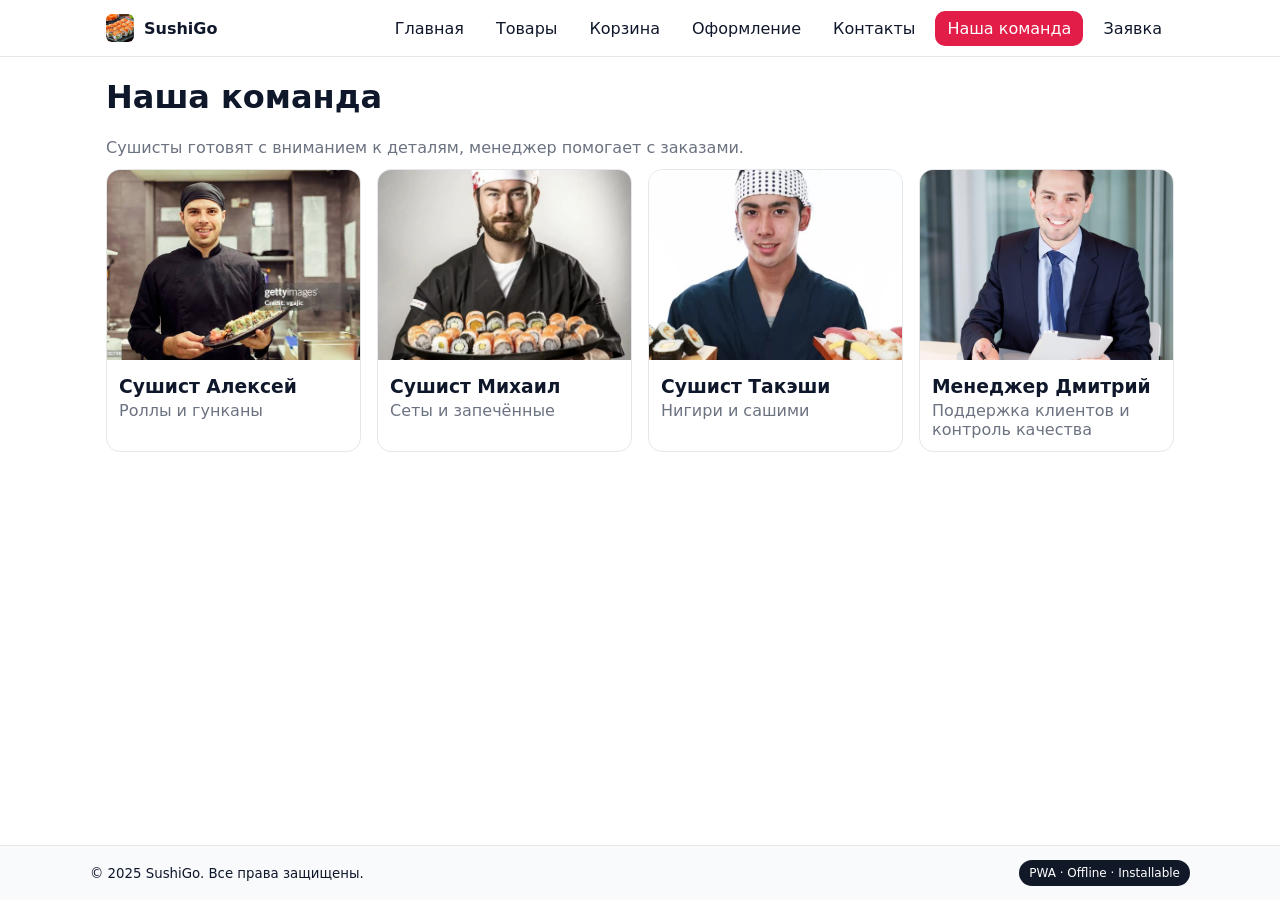
<file: team.html>
<!doctype html>
<html lang="ru">
<head>
  <meta charset="utf-8">
  <meta name="viewport" content="width=device-width, initial-scale=1">
  <title>Наша команда — SushiGo</title>
  <meta name="description" content="SushiGo — доставка суши и роллов. Адаптивный PWA-сайт.">
  <link rel="manifest" href="manifest.webmanifest">
  <meta name="theme-color" content="#e11d48">
  <link rel="icon" type="image/png" sizes="192x192" href="assets/img/icon-192.png">
  <link rel="stylesheet" href="assets/css/style.css">
</head>
<body>
<header class="header" role="banner">
  <div class="container header__row">
    <a class="brand" href="index.html"><img class="brand__logo" src="assets/img/icon-192.png" alt="Логотип SushiGo"><span>SushiGo</span></a>
    <div class="burger"><button id="burgerBtn" aria-controls="navList" aria-expanded="false">☰ Меню</button></div>
    <nav class="nav" role="navigation"><ul id="navList" class="nav__list"><li><a class="nav__link" href="index.html">Главная</a></li>
<li><a class="nav__link" href="products.html">Товары</a></li>
<li><a class="nav__link" href="cart.html">Корзина <span id='cartCounter'></span></a></li>
<li><a class="nav__link" href="checkout.html">Оформление</a></li>
<li><a class="nav__link" href="contacts.html">Контакты</a></li>
<li><a class="nav__link nav__link--active" href="team.html">Наша команда</a></li>
<li><a class="nav__link" href="request.html">Заявка</a></li></ul></nav>
  </div>
</header>
<main role="main"><div class="container">
<h1>Наша команда</h1>
<p class="hero__text">Сушисты готовят с вниманием к деталям, менеджер помогает с заказами.</p>
<div class="team mt-3">
  <article class="team-card"><img class="team-card__img" src="assets/img/chef1.jpg" alt="Сушист — портрет"><div class="team-card__body"><h3 class="team-card__name">Сушист Алексей</h3><p class="team-card__role">Роллы и гунканы</p></div></article>
  <article class="team-card"><img class="team-card__img" src="assets/img/chef2.jpg" alt="Сушист — портрет"><div class="team-card__body"><h3 class="team-card__name">Сушист Михаил</h3><p class="team-card__role">Сеты и запечённые</p></div></article>
  <article class="team-card"><img class="team-card__img" src="assets/img/chef3.jpg" alt="Сушист — портрет"><div class="team-card__body"><h3 class="team-card__name">Сушист Такэши</h3><p class="team-card__role">Нигири и сашими</p></div></article>
  <article class="team-card"><img class="team-card__img" src="assets/img/manager.jpg" alt="Менеджер — портрет"><div class="team-card__body"><h3 class="team-card__name">Менеджер Дмитрий</h3><p class="team-card__role">Поддержка клиентов и контроль качества</p></div></article>
</div>
</div></main>
<footer role="contentinfo"><div class="container" style="display:flex;align-items:center;justify-content:space-between;padding:14px 0;">
  <small>© 2025 SushiGo. Все права защищены.</small><span class="badge">PWA · Offline · Installable</span></div></footer>
<button id="btnInstall" class="btn btn--brand install">Установить приложение</button>
<script src="assets/js/app.js"></script>
<script src="assets/js/cart.js"></script>
</body>
</html>
</file>
<file: assets/css/style.css>
:root{--brand:#e11d48;--text:#0f172a;--muted:#6b7280;--border:#e5e7eb;--bg:#ffffff}
*{box-sizing:border-box}
html{scroll-behavior:smooth}
html,body{height:100%}
body{margin:0;font-family:system-ui,-apple-system,Segoe UI,Roboto,Arial,sans-serif;color:var(--text);background:var(--bg);display:flex;flex-direction:column}
main{flex:1 0 auto}
footer{flex-shrink:0;background:#f8fafc;border-top:1px solid var(--border)}
.container{max-width:1100px;margin:0 auto;padding:0 16px}
/* Header */
.header{position:sticky;top:0;z-index:40;background:#fff;border-bottom:1px solid var(--border)}
.header__row{display:flex;align-items:center;justify-content:space-between;min-height:56px}
.brand{display:flex;align-items:center;gap:10px;text-decoration:none;color:var(--text);font-weight:800}
.brand__logo{width:28px;height:28px;border-radius:6px;object-fit:cover}
.nav__list{display:flex;gap:8px;list-style:none;margin:0;padding:0}
.nav__link{display:block;padding:8px 12px;border-radius:10px;text-decoration:none;color:var(--text)}
.nav__link--active{background:var(--brand);color:#fff}
.badge{display:inline-flex;align-items:center;gap:6px;background:#111827;color:#fff;border-radius:999px;padding:6px 10px;font-size:12px}
/* burger */
.burger{display:none}
.burger button{border:1px solid var(--border);background:#fff;border-radius:10px;padding:8px 10px;cursor:pointer}
@media(max-width:750px){
  .burger{display:block}
  .nav__list{display:none;position:absolute;left:0;right:0;top:56px;background:#fff;border-bottom:1px solid var(--border);padding:8px 12px;grid-template-columns:1fr 1fr;gap:6px}
  .nav__list.is-open{display:grid}
}
/* Hero */
.hero{padding:24px 0}
.hero__title{font-size:clamp(24px,4vw,38px);margin:0 0 6px}
.hero__text{color:var(--muted);margin:0}
/* Grid & Card */
.grid{display:grid;gap:16px}
.grid--3{grid-template-columns:repeat(3,minmax(0,1fr))}
@media(max-width:1024px){.grid--3{grid-template-columns:repeat(2,1fr)}}
@media(max-width:560px){.grid--3{grid-template-columns:1fr}}
.card{border:1px solid var(--border);border-radius:14px;overflow:hidden;background:#fff;display:flex;flex-direction:column}
.card__img{width:100%;aspect-ratio:4/3;object-fit:cover}
.card__body{padding:12px;display:grid;gap:6px}
.card__title{margin:0;font-size:18px}
.card__text{margin:0;color:var(--muted)}
.card__price{font-weight:800}
.card__actions{display:flex;gap:8px;margin-top:6px;flex-wrap:wrap}
/* Inputs & Buttons */
.input,select,textarea{border:1px solid var(--border);border-radius:10px;padding:10px 12px;font-size:16px;width:100%}
.btn{display:inline-block;border-radius:10px;padding:10px 14px;border:1px solid transparent;background:#111827;color:#fff;text-decoration:none;cursor:pointer}
.btn--ghost{background:#fff;color:#111827;border-color:var(--border)}
.btn--brand{background:var(--brand)}
/* Cart table/list */
.cart{display:grid;gap:12px}
.cart__row{display:grid;grid-template-columns:1fr auto auto auto;gap:8px;align-items:center;border:1px solid var(--border);border-radius:12px;padding:8px}
@media(max-width:560px){.cart__row{grid-template-columns:1fr auto auto} .cart__qty{grid-column:2/3} .cart__sum{display:none}}
.cart__title{display:flex;gap:10px;align-items:center}
.cart__title img{width:64px;height:48px;object-fit:cover;border-radius:8px}
.cart__qty{display:flex;align-items:center;gap:6px}
.cart__total{display:flex;justify-content:end;font-weight:800;border-top:1px solid var(--border);padding-top:10px}
/* Team cards */
.team{display:grid;gap:16px;grid-template-columns:repeat(4,1fr)}
@media(max-width:1024px){.team{grid-template-columns:repeat(2,1fr)}}
@media(max-width:560px){.team{grid-template-columns:1fr}}
.team-card{border:1px solid var(--border);border-radius:14px;overflow:hidden;background:#fff}
.team-card__img{width:100%;aspect-ratio:4/3;object-fit:cover}
.team-card__body{padding:12px}
.team-card__name{margin:0 0 4px;font-weight:800}
.team-card__role{margin:0;color:var(--muted)}
/* Utilities */
.mt-2{margin-top:8px}.mt-3{margin-top:12px}.mt-4{margin-top:16px}
.install{position:fixed;right:16px;bottom:16px;display:none}
.install--show{display:block}
/* Sheet for nearby requests */
.sheet{position:fixed;inset:0;display:none;background:rgba(0,0,0,.35)}
.sheet--open{display:block}
.sheet__panel{position:absolute;right:0;top:0;bottom:0;width:380px;max-width:90vw;background:#fff;overflow:auto;box-shadow:-8px 0 24px rgba(0,0,0,.25)}
.sheet__head{display:flex;align-items:center;justify-content:space-between;padding:12px 16px;border-bottom:1px solid var(--border)}
.sheet__close{border:0;background:#fff;font-size:20px;cursor:pointer}
.list-card{border:1px solid var(--border);border-radius:12px;padding:10px;display:grid;gap:6px}
.list-card__meta{font-size:12px;color:var(--muted);display:flex;gap:10px}
</file>
